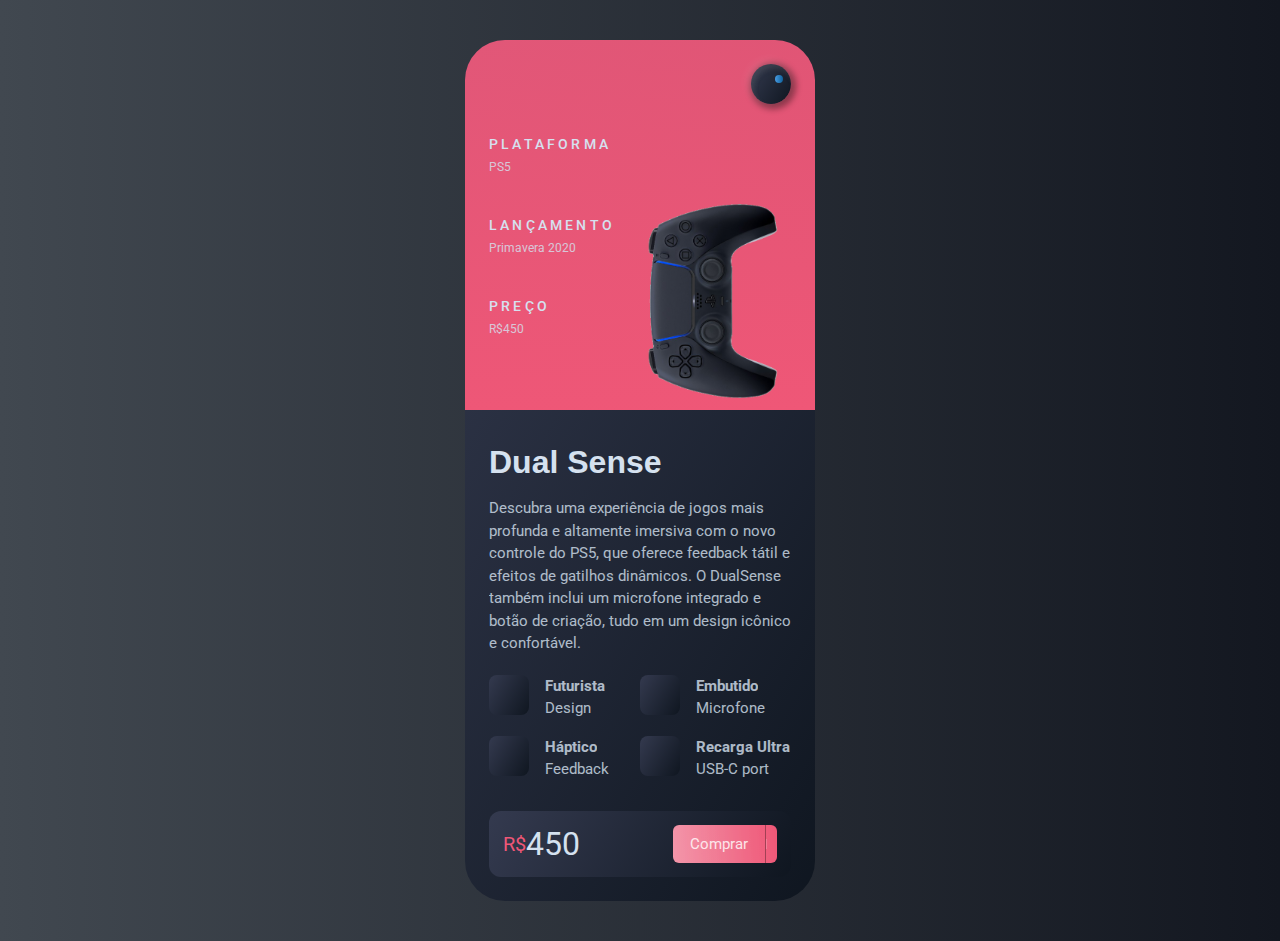
<file: Dualsense for PS5/index.html>
<!DOCTYPE html>
<html lang="pt-br">
<head>
  <meta charset="UTF-8">
  <meta http-equiv="X-UA-Compatible" content="IE=edge">
  <meta name="viewport" content="width=device-width, initial-scale=1.0">
  <title>Dualsense for PS5</title>
  <link rel="stylesheet" href="_Assets/Icones/style.css">
  <link rel="stylesheet" href="estilo/style.css">
</head>
<body>
  <div class="wrapper">
    <div class="overviewInfo">
      <div class="actions">
        <div class="backbutton">
          <i class="leftarrow"></i>
        </div>
        <div class="cartbutton neurobutton">
          <i class="shoppingcart"></i>
        </div>  
      </div>
      <div class="productinfo">
        <div class="grouptext">
          <h3>PLATAFORMA</h3>
          <p>PS5</p>
        </div>
        <div class="grouptext">
          <h3>LANÇAMENTO</h3>
          <p>Primavera 2020</p>
        </div>
        <div class="grouptext">
          <h3>PREÇO</h3>
          <p>R$450</p>
        </div>
        <div class="productImage">
          <img src="_imagens/dualsensepreto.png" alt="ps5 controller image">
        </div>
      </div>
    </div>
    <div class="productSpecifications">
      <h1>Dual Sense</h1>
      <p>Descubra uma experiência de jogos mais profunda e altamente imersiva com o novo controle do PS5, que oferece feedback tátil e efeitos de gatilhos dinâmicos. O DualSense também inclui um microfone integrado e botão de criação, tudo em um design icônico e confortável.</p>
      <div class="productFeatures">
        <div class="feature">
          <div class="featureIcon"></div>
          <div class="featureText">
            <p><strong>Futurista</strong></p>
            <p>Design</p>
          </div>
        </div>
      <div class="feature">
        <div class="featureIcon"></div>
        <div class="featureText">
          <p><strong>Embutido</strong></p>
          <p>Microfone</p>
      </div>
    </div>
    <div class="feature">
      <div class="featureIcon"></div>
      <div class="featureText">
        <p><strong>Háptico</strong></p>
        <p>Feedback</p>
      </div>
    </div>
    <div class="feature">
      <div class="featureIcon"></div>
      <div class="featureText">
        <p><strong>Recarga Ultra</strong></p>
        <p>USB-C port</p>
      </div>
    </div> 
  </div>
  <div class="checkoutButton">
    <div class="priceTag"><span>R$</span>450</div>
    <button class="comprar">
      <p>Comprar</p>
      <div class="buttonaction">
        <i class="rightarrow"></i>
      </div>
    </button>
  </div>
 </div>
</div> 
</body>
</html>
</file>
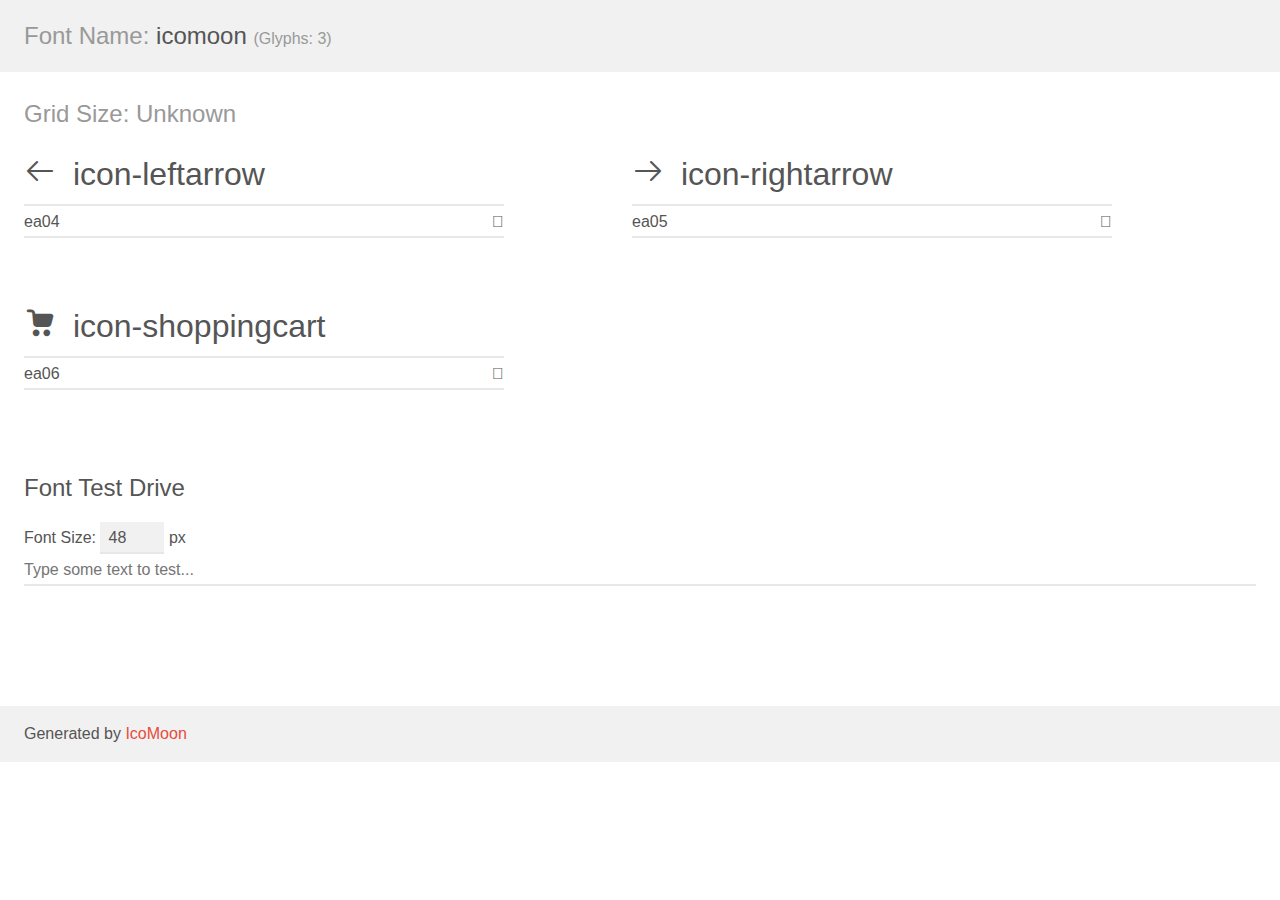
<file: Dualsense for PS5/_Assets/Icones/demo.html>
<!doctype html>
<html>
<head>
    <meta charset="utf-8">
    <title>IcoMoon Demo</title>
    <meta name="description" content="An Icon Font Generated By IcoMoon.io">
    <meta name="viewport" content="width=device-width, initial-scale=1">
    <link rel="stylesheet" href="demo-files/demo.css">
    <link rel="stylesheet" href="style.css"></head>
<body>
    <div class="bgc1 clearfix">
        <h1 class="mhmm mvm"><span class="fgc1">Font Name:</span> icomoon <small class="fgc1">(Glyphs:&nbsp;3)</small></h1>
    </div>
    <div class="clearfix mhl ptl">
        <h1 class="mvm mtn fgc1">Grid Size: Unknown</h1>
        <div class="glyph fs1">
            <div class="clearfix bshadow0 pbs">
                <span class="icon-leftarrow"></span>
                <span class="mls"> icon-leftarrow</span>
            </div>
            <fieldset class="fs0 size1of1 clearfix hidden-false">
                <input type="text" readonly value="ea04" class="unit size1of2" />
                <input type="text" maxlength="1" readonly value="&#xea04;" class="unitRight size1of2 talign-right" />
            </fieldset>
            <div class="fs0 bshadow0 clearfix hidden-true">
                <span class="unit pvs fgc1">liga: </span>
                <input type="text" readonly value="" class="liga unitRight" />
            </div>
        </div>
        <div class="glyph fs1">
            <div class="clearfix bshadow0 pbs">
                <span class="icon-rightarrow"></span>
                <span class="mls"> icon-rightarrow</span>
            </div>
            <fieldset class="fs0 size1of1 clearfix hidden-false">
                <input type="text" readonly value="ea05" class="unit size1of2" />
                <input type="text" maxlength="1" readonly value="&#xea05;" class="unitRight size1of2 talign-right" />
            </fieldset>
            <div class="fs0 bshadow0 clearfix hidden-true">
                <span class="unit pvs fgc1">liga: </span>
                <input type="text" readonly value="" class="liga unitRight" />
            </div>
        </div>
        <div class="glyph fs1">
            <div class="clearfix bshadow0 pbs">
                <span class="icon-shoppingcart"></span>
                <span class="mls"> icon-shoppingcart</span>
            </div>
            <fieldset class="fs0 size1of1 clearfix hidden-false">
                <input type="text" readonly value="ea06" class="unit size1of2" />
                <input type="text" maxlength="1" readonly value="&#xea06;" class="unitRight size1of2 talign-right" />
            </fieldset>
            <div class="fs0 bshadow0 clearfix hidden-true">
                <span class="unit pvs fgc1">liga: </span>
                <input type="text" readonly value="" class="liga unitRight" />
            </div>
        </div>
    </div>

    <!--[if gt IE 8]><!-->
    <div class="mhl clearfix mbl">
        <h1>Font Test Drive</h1>
        <label>
            Font Size: <input id="fontSize" type="number" class="textbox0 mbm"
            min="8" value="48" />
            px
        </label>
        <input id="testText" type="text" class="phl size1of1 mvl"
        placeholder="Type some text to test..." value=""/>
        <div id="testDrive" class="icon-" style="font-family: icomoon">&nbsp;
        </div>
    </div>
    <!--<![endif]-->
    <div class="bgc1 clearfix">
        <p class="mhl">Generated by <a href="https://icomoon.io/app">IcoMoon</a></p>
    </div>

    <script src="demo-files/demo.js"></script>
</body>
</html>
</file>
<file: Dualsense for PS5/_Assets/Icones/style.css>
@font-face {
  font-family: 'icomoon';
  src:  url('fonts/icomoon.eot?a58wra');
  src:  url('fonts/icomoon.eot?a58wra#iefix') format('embedded-opentype'),
    url('fonts/icomoon.ttf?a58wra') format('truetype'),
    url('fonts/icomoon.woff?a58wra') format('woff'),
    url('fonts/icomoon.svg?a58wra#icomoon') format('svg');
  font-weight: normal;
  font-style: normal;
  font-display: block;
}

[class^="icon-"], [class*=" icon-"] {
  /* use !important to prevent issues with browser extensions that change fonts */
  font-family: 'icomoon' !important;
  speak: never;
  font-style: normal;
  font-weight: normal;
  font-variant: normal;
  text-transform: none;
  line-height: 1;

  /* Better Font Rendering =========== */
  -webkit-font-smoothing: antialiased;
  -moz-osx-font-smoothing: grayscale;
}

.icon-leftarrow:before {
  content: "\ea04";
}
.icon-rightarrow:before {
  content: "\ea05";
}
.icon-shoppingcart:before {
  content: "\ea06";
}
</file>
<file: Dualsense for PS5/estilo/style.css>
@import url("https://fonts.googleapis.com/css2?family=Roboto:wght@300;400;500&display=swap");

*,button,input {
  margin: 0px;
  padding: 0px;
  box-sizing: border-box;
  font-family: "Roboto", sans-serif;
}

:root {
  --bg-shape-color: linear-gradient(120deg, #343a4f, #0f1620);
  --lightblue: #ff5c7fda;
  --darkblue: #ef5777;
  --text-color: #d5e1ef;
}

html, body {
 width: 100%;
 min-height: 100vh;
 background-image: linear-gradient(90deg, #414850, #131720);
 color: var(--text-color);
}

body {
  display: flex;
  justify-content: center;
  align-items: center;
  padding: 40px 0px;
}

.wrapper {
  width: 350px;
  border-radius: 40px;
  background-image: var(--bg-shape-color);
  overflow: hidden;
}

.overviewInfo,.productSpecifications {
  padding: 24px;
}

.overviewInfo {
  background-image: linear-gradient(176deg, var(--lightblue), var(--darkblue));
}

.actions {
  display: flex;
  justify-content: space-between;margin-bottom: 32px;
}

.actions .cartbutton {
  position: relative;
}

.actions .cartbutton::after {
  content:"";
  display: block;
  width: 8px;
  height: 8px;
  background-image: linear-gradient(90deg, #489be2, #0f629c);
  border-radius: 50%;
  position: absolute;
  top: 11px;
  right: 8px;
}

.actions .cartbutton svg {
  color: #ababab;
}

.actions .cartbutton, .actions .backbutton {
  width: 40px;
  height: 40px;
  border-radius: 50%;
}

.neurobutton {
  background-image: var(--bg-shape-color);
  display: flex;
  justify-content: center;
  align-items: center;
  box-shadow: inset 3px 4px 5px 0px rgba(197, 197, 197, 0.1), inset 3px 6px 5px rgba(78, 77, 77, 0.1), -2px -2px 8px 2px rgba(255, 255, 255, 0.1), 2px 2px 6px 3px rgba(0, 0, 0, 0.4);
}

.productinfo {
  display: flex;
  flex-direction: column;
  justify-content: space-between;
  position: relative;
  min-height: 200px;
  margin-bottom: 50px;
}

.productImage {
  position: absolute;
  width: 321px;
  height: auto;
  transform: rotate(-90deg) translate(-56px, 66px);
  transition: ease 2s all;
}

.productImage img {
  width: 100%;
  height: auto;
}

.productImage:hover {
  transition: ease 2s all;
  animation: none;
  transform: rotate(-70deg) translate(10px, 66px);
}

h1 {
  font-family: "Michroma", sans-serif;
}

.grouptext h3 {
  letter-spacing: 3.2px;
  font-size: 14px;
  font-weight: 500;
  margin-bottom: 8px;
}

.grouptext p {
  font-size: 12px;
  opacity: 0.8;
}

.featureIcon {
  width: 40px;
  height: 40px;
  background-image: var(--bg-shape-color);
  border-radius: 8px;
  margin-right: 16px;
}

.productSpecifications h1 {
  margin-top: 10px;
  margin-bottom: 16px;
  font-size: 32px;
}

.productSpecifications p {
  opacity: 0.8;
  font-size: 15px;
  line-height: 1.5;
}

.productSpecifications .productFeatures {
  display: grid;
  grid-template-columns: 1fr 1fr;
  margin-top: 20px;
  grid-row-gap: 16px;
}

.productSpecifications .productFeatures .feature {
  display: flex;
}

.checkoutButton {
  display: flex;
  width: 100%;
  background-image: var(--bg-shape-color);
  border-radius: 12px;
  overflow: hidden;
  box-shadow: -2px -2px 2px 0px rgba(80, 80, 80, 0.1), 2px 2px 3px 0px rbga(12, 12, 12, 0.3), inset 0px 0px 0px 2px rgba(80, 80, 80, 0.2);
  margin-top: 30px;
  padding: 14px;
  justify-content: space-between;
  align-items: center;
}

.priceTag {
  display: flex;
  align-items: center;
  font-size: 32px;
}

.priceTag span {
  color: #ef5777;
  font-size: 20px;
}

button.comprar {
  outline: 0;
  border: 0;
  border-radius: 6px;
  display: flex;
  align-items: center;
  overflow: hidden;
  background-image: linear-gradient(85deg, #f396aa, #ef5777);
  color: white;
}

.comprar p {
  padding: 8px 17px;
  border-right: 1px solid rgba(0, 0, 0, 0.4);
}

.buttonaction {
  border-left: 1px solid rgba(255, 255, 255, 0.2);
  padding: 5px 5px;
  display: flex;
  align-items: center;
  justify-content: center;
  color: rgba(255, 255, 255, 0.7);
}

@keyframes updowncontroller {
  0% {
    transform: rotate(-90deg) translate(-56px, 66px);
  }
  80%, 
  100% {
    transform: rotate(-70deg) translate(10px, 66px);
  }
}
</file>
<file: Dualsense for PS5/_Assets/Icones/demo-files/demo.css>
body {
  padding: 0;
  margin: 0;
  font-family: sans-serif;
  font-size: 1em;
  line-height: 1.5;
  color: #555;
  background: #fff;
}
h1 {
  font-size: 1.5em;
  font-weight: normal;
}
small {
  font-size: .66666667em;
}
a {
  color: #e74c3c;
  text-decoration: none;
}
a:hover, a:focus {
  box-shadow: 0 1px #e74c3c;
}
.bshadow0, input {
  box-shadow: inset 0 -2px #e7e7e7;
}
input:hover {
  box-shadow: inset 0 -2px #ccc;
}
input, fieldset {
  font-family: sans-serif;
  font-size: 1em;
  margin: 0;
  padding: 0;
  border: 0;
}
input {
  color: inherit;
  line-height: 1.5;
  height: 1.5em;
  padding: .25em 0;
}
input:focus {
  outline: none;
  box-shadow: inset 0 -2px #449fdb;
}
.glyph {
  font-size: 16px;
  width: 15em;
  padding-bottom: 1em;
  margin-right: 4em;
  margin-bottom: 1em;
  float: left;
  overflow: hidden;
}
.liga {
  width: 80%;
  width: calc(100% - 2.5em);
}
.talign-right {
  text-align: right;
}
.talign-center {
  text-align: center;
}
.bgc1 {
  background: #f1f1f1;
}
.fgc1 {
  color: #999;
}
.fgc0 {
  color: #000;
}
p {
  margin-top: 1em;
  margin-bottom: 1em;
}
.mvm {
  margin-top: .75em;
  margin-bottom: .75em;
}
.mtn {
  margin-top: 0;
}
.mtl, .mal {
  margin-top: 1.5em;
}
.mbl, .mal {
  margin-bottom: 1.5em;
}
.mal, .mhl {
  margin-left: 1.5em;
  margin-right: 1.5em;
}
.mhmm {
  margin-left: 1em;
  margin-right: 1em;
}
.mls {
  margin-left: .25em;
}
.ptl {
  padding-top: 1.5em;
}
.pbs, .pvs {
  padding-bottom: .25em;
}
.pvs, .pts {
  padding-top: .25em;
}
.unit {
  float: left;
}
.unitRight {
  float: right;
}
.size1of2 {
  width: 50%;
}
.size1of1 {
  width: 100%;
}
.clearfix:before, .clearfix:after {
  content: " ";
  display: table;
}
.clearfix:after {
  clear: both;
}
.hidden-true {
  display: none;
}
.textbox0 {
  width: 3em;
  background: #f1f1f1;
  padding: .25em .5em;
  line-height: 1.5;
  height: 1.5em;
}
#testDrive {
  display: block;
  padding-top: 24px;
  line-height: 1.5;
}
.fs0 {
  font-size: 16px;
}
.fs1 {
  font-size: 32px;
}
</file>
